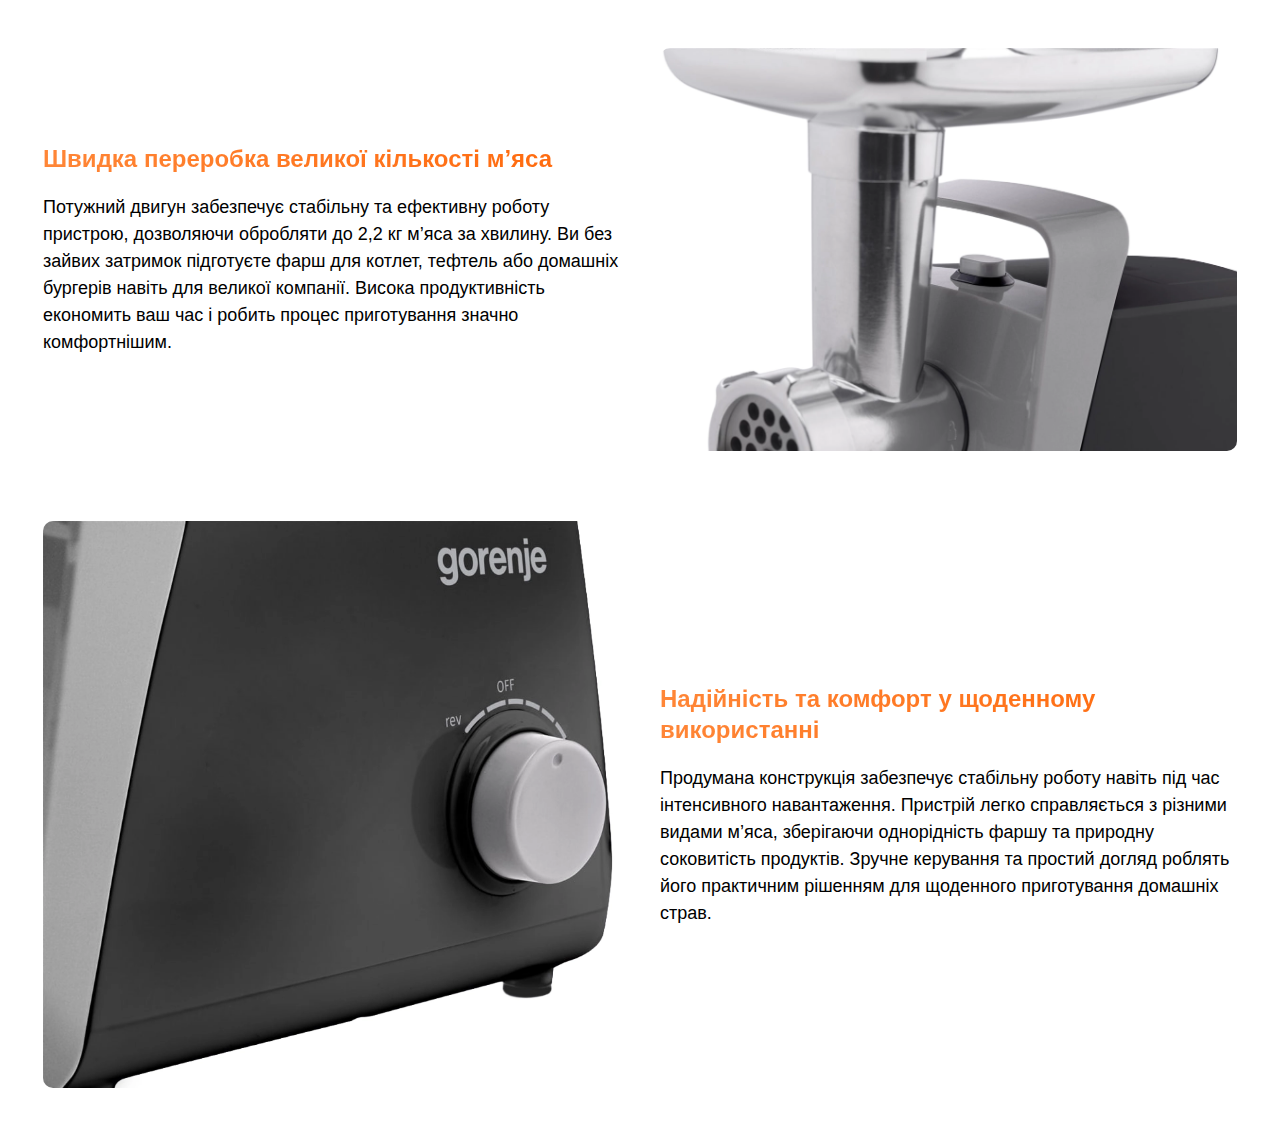
<file: first/index.html>
<!DOCTYPE html>
<html lang="ru">
<head>
    <meta charset="UTF-8">
    <meta name="viewport" content="width=device-width, initial-scale=1.0">
    <title>Universal Blocks</title>
    <link rel="stylesheet" href="styles.css">
</head>
<body>

<div class="universal_rich">
    <div class="left_universal first">
        <div class="left_universal_text">
            <h3 class="technical_title">
                Швидка переробка великої кількості м’яса
            </h3>
            <p class="technical_description">
                Потужний двигун забезпечує стабільну та ефективну роботу пристрою, дозволяючи обробляти до 2,2 кг м’яса за хвилину. 
                Ви без зайвих затримок підготуєте фарш для котлет, тефтель або домашніх бургерів навіть для великої компанії. 
                Висока продуктивність економить ваш час і робить процес приготування значно комфортнішим.
            </p>
        </div>
        <img alt="" class="img_right"
             src="photos/1 copy.webp" />
    </div>

    <div class="left_universal first">
        <div class="right_universal_text">
            <h3 class="technical_title">
                Надійність та комфорт у щоденному використанні
            </h3>
            <p class="technical_description">
                Продумана конструкція забезпечує стабільну роботу навіть під час інтенсивного навантаження. 
                Пристрій легко справляється з різними видами м’яса, зберігаючи однорідність фаршу та природну соковитість продуктів. 
                Зручне керування та простий догляд роблять його практичним рішенням для щоденного приготування домашніх страв.
            </p>
        </div>
        <img alt="" class="img_right"
             src="photos/2 copy.webp" />
    </div>

</div>

</body>
</html>
</file>
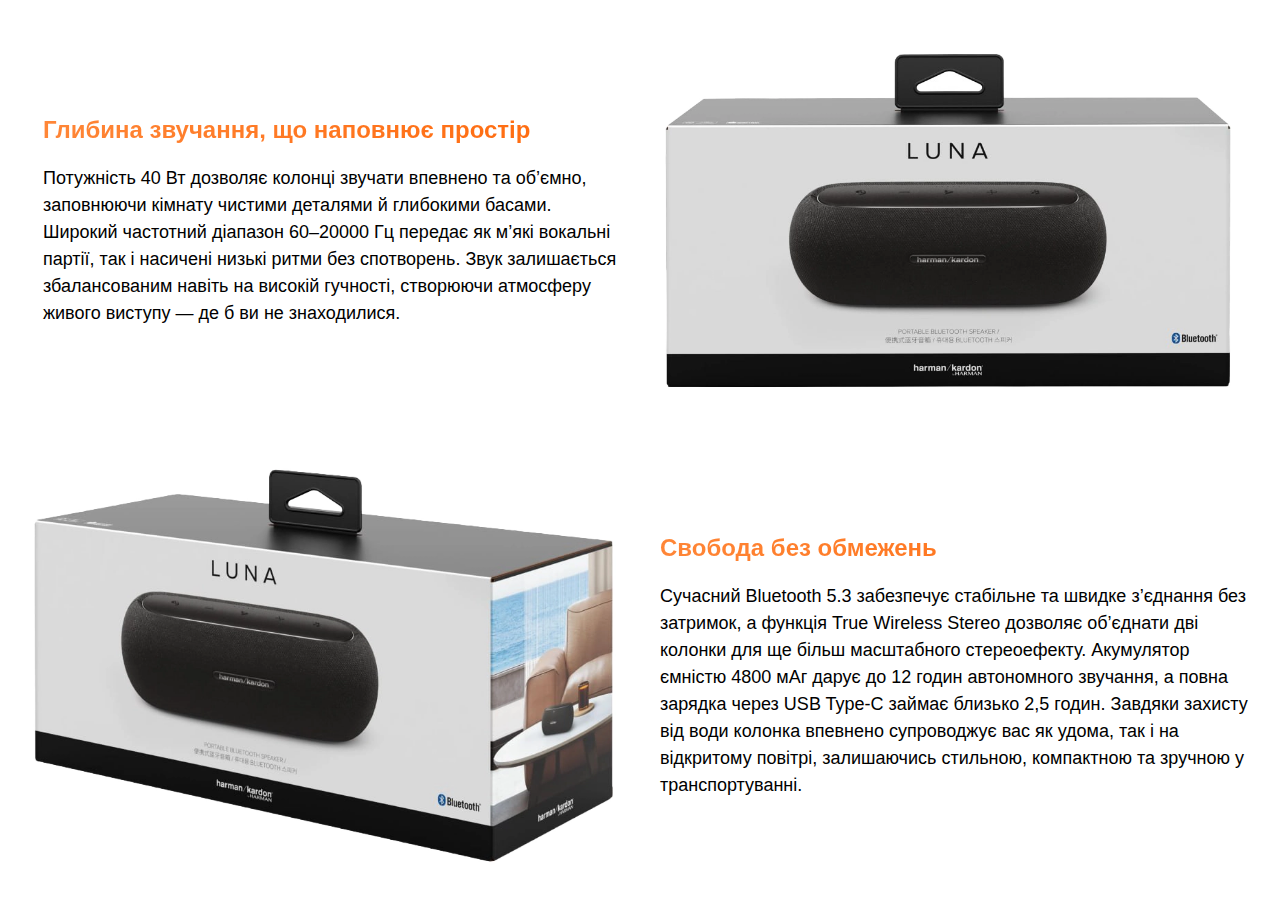
<file: second/index.html>
<!DOCTYPE html>
<html lang="ru">
<head>
    <meta charset="UTF-8">
    <meta name="viewport" content="width=device-width, initial-scale=1.0">
    <title>HARMAN-KARDON Luna Black</title>
    <link rel="stylesheet" href="styles.css">
</head>
<body>

<div class="universal_rich">

    <!-- БЛОК 1 -->
    <div class="left_universal first">
        <div class="left_universal_text">
            <h3 class="technical_title">
                Глибина звучання, що наповнює простір
            </h3>
            <p class="technical_description">
                Потужність 40 Вт дозволяє колонці звучати впевнено та об’ємно, заповнюючи кімнату чистими деталями й глибокими басами. 
                Широкий частотний діапазон 60–20000 Гц передає як м’які вокальні партії, так і насичені низькі ритми без спотворень. 
                Звук залишається збалансованим навіть на високій гучності, створюючи атмосферу живого виступу — де б ви не знаходилися.
            </p>
        </div>
        <img alt="HARMAN-KARDON Luna Black" class="img_right"
             src="photos/3 copy.webp" />
    </div>

    <!-- БЛОК 2 -->
    <div class="right_universal first">
        <div class="right_universal_text">
            <h3 class="technical_title">
                Свобода без обмежень
            </h3>
            <p class="technical_description">
                Сучасний Bluetooth 5.3 забезпечує стабільне та швидке з’єднання без затримок, а функція True Wireless Stereo 
                дозволяє об’єднати дві колонки для ще більш масштабного стереоефекту. 
                Акумулятор ємністю 4800 мАг дарує до 12 годин автономного звучання, а повна зарядка через USB Type-C займає близько 2,5 годин. 
                Завдяки захисту від води колонка впевнено супроводжує вас як удома, так і на відкритому повітрі, 
                залишаючись стильною, компактною та зручною у транспортуванні.
            </p>
        </div>
        <img alt="HARMAN-KARDON Luna Black" class="img_left"
             src="photos/8 copy.webp" />
    </div>

</div>

</body>
</html>
</file>
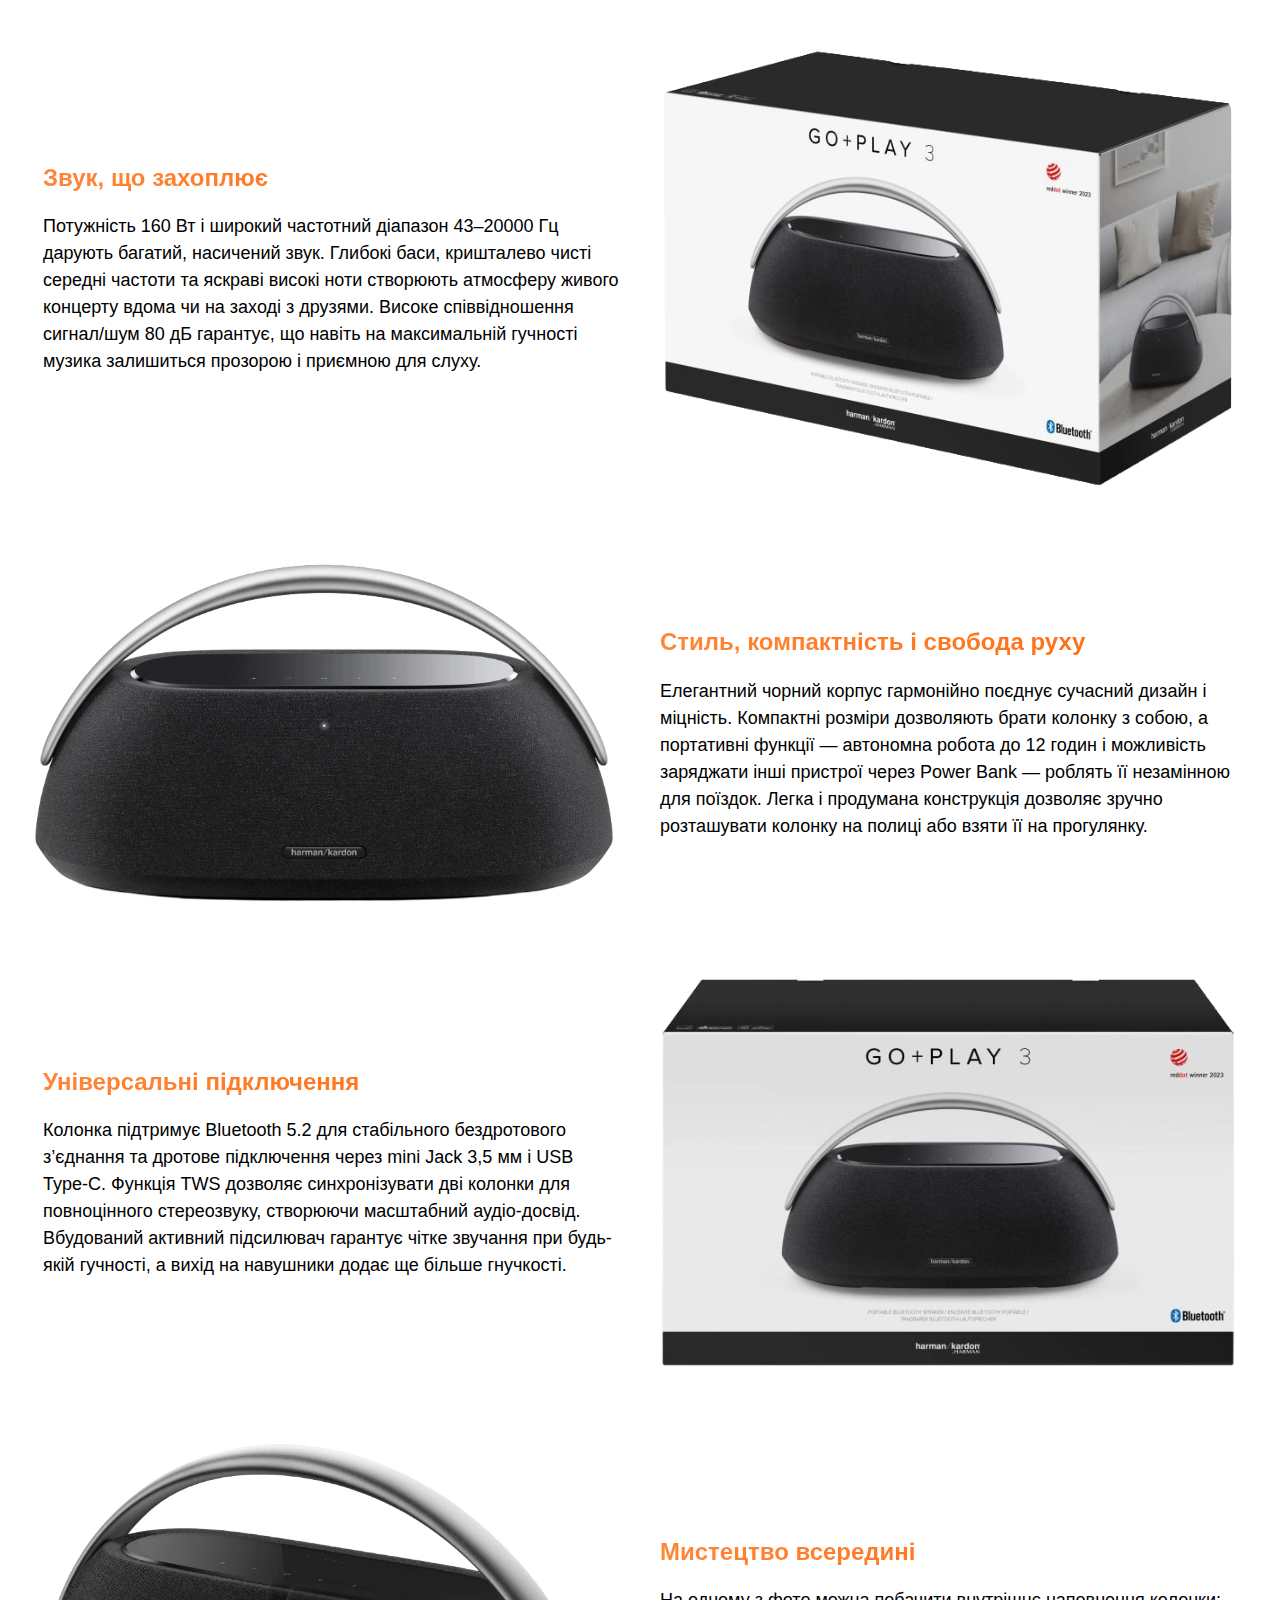
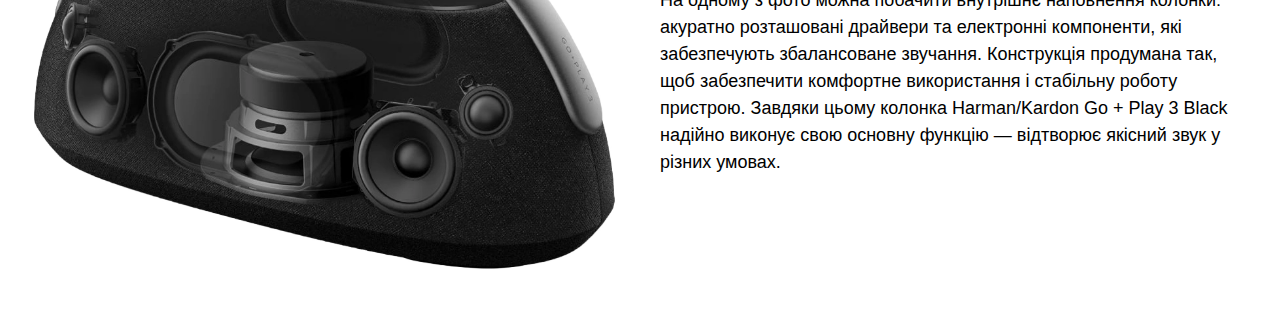
<file: third/index.html>
<!DOCTYPE html>
<html lang="ru">
<head>
    <meta charset="UTF-8">
    <meta name="viewport" content="width=device-width, initial-scale=1.0">
    <title>Harman/Kardon Go + Play 3 Black</title>
    <link rel="stylesheet" href="styles.css">
</head>
<body>

<div class="universal_rich">

    <!-- БЛОК 1: Атмосфера звучания -->
    <div class="left_universal first">
        <div class="left_universal_text">
            <h3 class="technical_title">
                Звук, що захоплює
            </h3>
            <p class="technical_description">
                Потужність 160 Вт і широкий частотний діапазон 43–20000 Гц дарують багатий, насичений звук. 
                Глибокі баси, кришталево чисті середні частоти та яскраві високі ноти створюють атмосферу живого концерту вдома чи на заході з друзями. 
                Високе співвідношення сигнал/шум 80 дБ гарантує, що навіть на максимальній гучності музика залишиться прозорою і приємною для слуху.
            </p>
        </div>
        <img alt="Harman/Kardon Go + Play 3 Black" class="img_right"
             src="photos/5 copy.webp" />
    </div>

    <!-- БЛОК 2: Дизайн і портативність -->
    <div class="right_universal first">
        <div class="right_universal_text">
            <h3 class="technical_title">
                Стиль, компактність і свобода руху
            </h3>
            <p class="technical_description">
                Елегантний чорний корпус гармонійно поєднує сучасний дизайн і міцність. 
                Компактні розміри дозволяють брати колонку з собою, а портативні функції — автономна робота до 12 годин і можливість заряджати інші пристрої через Power Bank — роблять її незамінною для поїздок. 
                Легка і продумана конструкція дозволяє зручно розташувати колонку на полиці або взяти її на прогулянку.
            </p>
        </div>
        <img alt="Harman/Kardon Go + Play 3 Black" class="img_left"
             src="photos/4 copy.webp" />
    </div>

    <!-- БЛОК 3: Технології і підключення -->
    <div class="left_universal first">
        <div class="left_universal_text">
            <h3 class="technical_title">
                Універсальні підключення
            </h3>
            <p class="technical_description">
                Колонка підтримує Bluetooth 5.2 для стабільного бездротового з’єднання та дротове підключення через mini Jack 3,5 мм і USB Type-C. 
                Функція TWS дозволяє синхронізувати дві колонки для повноцінного стереозвуку, створюючи масштабний аудіо-досвід. 
                Вбудований активний підсилювач гарантує чітке звучання при будь-якій гучності, а вихід на навушники додає ще більше гнучкості.
            </p>
        </div>
        <img alt="Harman/Kardon Go + Play 3 Black" class="img_right"
             src="photos/6 copy.webp" />
    </div>

    <!-- БЛОК 4: Заглянемо всередину (акцент на фото з нутрощами) -->
    <div class="right_universal first">
        <div class="right_universal_text">
            <h3 class="technical_title">
                Мистецтво всередині
            </h3>
            <p class="technical_description">
                На одному з фото можна побачити внутрішнє наповнення колонки: акуратно розташовані драйвери та електронні компоненти, які забезпечують збалансоване звучання.
                Конструкція продумана так, щоб забезпечити комфортне використання і стабільну роботу пристрою.
                Завдяки цьому колонка Harman/Kardon Go + Play 3 Black надійно виконує свою основну функцію — відтворює якісний звук у різних умовах.
            </p>
        </div>
        <img alt="Harman/Kardon Go + Play 3 Black внутрішні компоненти" class="img_left"
             src="photos/7 copy.webp" />
    </div>

</div>

</body>
</html>
</file>
<file: first/styles.css>
<!-- !!!! СТИЛІ - Обов'язково вставити зверху v1.5 (31.08.23)!!!! -->
<style type="text/css">
  body {
    padding: 0;
    margin: 0;
  }

  .product__description.base-padding {
    padding: 0;
    /* border-radius: 0px; */
  }

  .universal_rich img {
    margin: 0;
    border-radius: 10px;
  }

  .universal_rich p {
    padding: 0;
    margin: 0;
    line-height: 130%;
    font-weight: 400;
    font-size: 14px;
    font-family: "Roboto", sans-serif;
    color: var(--color-gray-text);
  }

  .universal_rich h3 {
    background: linear-gradient(90deg,
        rgba(255, 134, 55, 1) 0%,
        rgba(255, 104, 10, 1) 100%);
    -webkit-background-clip: text;
    -webkit-text-fill-color: transparent;
    font-weight: 700;
    margin-top: 0;
    line-height: 130%;
    margin-bottom: 10px;
    font-size: 18px;
    font-family: "Roboto", sans-serif;
  }

  .universal_rich h3:nth-child(2) {
    margin-top: 20px;
  }

  .universal_rich h2 {
    margin-top: 20px;
    margin-bottom: 16px;
    font-size: 24px;
    text-align: center;
  }

  .universal_rich ul {
    list-style: disc;
    margin: 0;
  }

  .universal_rich ul li {
    line-height: normal;
    line-height: 130%;
    font-weight: 400;
    font-size: 14px;
    font-family: "Roboto", sans-serif;
    color: var(--color-gray-text);
  }

  .universal_rich ul {
    padding: 0;
    padding-left: 16px;
  }

  .universal_rich ul li {
    padding: 0;
  }

  .universal_rich div {
    padding: 0;
  }

  div.universal_rich {
    padding: 0;
  }

  .universal_rich br {
    display: block;
  }

  .product__body .el-tabs__header {
    z-index: 6;
  }

  .universal_rich {
    max-width: 1366px;
    margin: 0 auto;
    overflow-x: hidden;
    padding-bottom: 40px;
  }

  .universal_rich img {
    width: 100%;
  }

  .universal_rich .left_universal {
    padding: 20px 16px 0;
  }

  .universal_rich .right_universal {
    padding: 20px 16px 0;
  }

  .universal_rich .left_universal_text {
    padding-bottom: 20px;
  }

  .universal_rich .right_universal_text {
    padding: 0 14px 20px;
  }

  .universal_rich .indent p {
    margin-top: 10px;
  }

  .universal_rich .footnote {
    padding: 20px 16px;
    text-align: left;
  }

  .universal_rich .footnote p {
    font-size: 12px;
    color: #959595;
  }

  .universal_rich .block_first_center {
    text-align: center;
    display: grid;
    gap: 24px;
    padding-top: 20px;
  }

  .universal_rich .block_first_center_text {
    padding: 0 16px;
  }

  .universal_rich .block_first_center_text_left {
    padding: 0 16px 16px;
    text-align: left;
  }

  .universal_rich .universal_hp_block_left {
    display: grid;
    text-align: left;
    padding: 40px 16px 0;
    grid-template-areas:
      "b"
      "a"
      "d";
    gap: 16px;
  }

  .universal_rich .universal_hp_block_left .right_universal_text {
    grid-area: b;
    padding: 0;
  }

  .universal_rich .universal_hp_block_left .block_first_center_text {
    grid-area: d;
    padding: 0;
  }

  .universal_rich .universal_hp_block_left .img_left {
    grid-area: a;
  }

  .universal_rich .universal_hp_block_right .right_universal_text {
    grid-area: b;
    padding: 0;
  }

  .universal_rich .universal_hp_block_right .block_first_center_text {
    grid-area: d;
    padding: 0;
  }

  .universal_rich .universal_hp_block_right .img_left {
    grid-area: a;
  }

  .universal_rich .universal_hp_block_right {
    display: grid;
    text-align: left;
    padding: 40px 16px 0;
    grid-template-areas:
      "b"
      "a"
      "d";
    gap: 16px;
  }

  .universal_rich .universal_hp_block_left .right_universal_text {
    grid-area: b;
    padding: 0;
  }

  .universal_rich .universal_hp_block_left .block_first_center_text {
    grid-area: d;
    padding: 0;
  }

  .universal_rich .universal_hp_block_left .img_left {
    grid-area: a;
  }

  /* universal_side_by_side_block */
  .universal_rich .universal_side_by_side_block {
    padding: 30px 16px 0;
    display: grid;
    gap: 16px;
  }

  .universal_rich .universal_side_by_side_block .side_by_side {
    display: grid;
    gap: 16px;
  }

  .universal_rich .universal_side_by_side_block .side_by_side_text {
    display: grid;
    gap: 10px;
  }

  .universal_rich .universal_side_by_side_block .side_by_side_text .tehnic_text {
    color: #959595;
  }

  .universal_rich .universal_side_by_side_block .side_by_side_text .footnote_text_side {
    color: #959595;
    font-size: 12px;
  }

  .universal_rich .universal_side_by_side_block h3 {
    margin-bottom: 0;
  }

  @media screen and (min-width: 666px) {

    .universal_rich .left_universal,
    .right_universal {
      display: grid;
      grid-template-columns: repeat(2, 1fr);
      gap: 24px;
      align-items: center;
      text-align: left;
    }

    .universal_rich .right_universal_text {
      grid-column-start: 2;
      grid-row-start: 1;
    }

    .universal_rich .left_universal {
      padding: 0 20px 20px;
    }

    .universal_rich .right_universal {
      padding: 0 20px 20px;
    }

    .universal_rich .left_universal_text {
      padding: 0;
    }

    .universal_rich .right_universal_text {
      padding: 0;
    }

    .universal_rich .first {
      padding-top: 40px;
    }

    .universal_rich .footnote {
      padding: 20px 20px;
    }

    .universal_rich .block_first_center {
      padding-top: 30px;
    }

    .universal_rich .block_first_center_text {
      padding: 0 20px;
    }

    .universal_rich .block_first_center_text_left {
      padding: 0 20px 20px;
    }

    .universal_rich .universal_hp_block_left {
      display: grid;
      text-align: left;
      padding: 40px 20px 0;
      align-items: center;
      grid-template-areas:
        "a b"
        "d d";
      gap: 20px;
    }

    .universal_rich .universal_hp_block_right {
      display: grid;
      text-align: left;
      padding: 40px 20px 0;
      align-items: center;
      grid-template-areas:
        "b a"
        "d d";
      gap: 16px;
    }

    /* universal_side_by_side_block */
    .universal_rich .universal_side_by_side_block {
      padding: 40px 32px 0;
      grid-template-columns: repeat(3, 1fr);
      gap: 16px;
      text-align: left;
      align-items: flex-start;
    }
  }

  @media screen and (min-width: 1024px) {

    .universal_rich p,
    .universal_rich ul li {
      line-height: 150%;
      font-size: 18px;
    }

    .universal_rich h3 {
      line-height: 130%;
      margin-bottom: 20px;
      font-size: 24px;
    }

    .universal_rich h2 {
      margin-top: 30px;
      margin-bottom: 20px;
      font-size: 30px;
    }

    .universal_rich .left_universal,
    .right_universal {
      gap: 40px;
    }

    .universal_rich .left_universal {
      padding: 0 35px 30px;
    }

    .universal_rich .right_universal {
      padding: 0 20px 30px;
    }

    .universal_rich .first {
      padding-top: 40px;
    }

    .universal_rich .footnote {
      padding: 40px 40px 20px;
    }

    .universal_rich .block_first_center {
      padding-top: 40px;
    }

    .universal_rich .block_first_center_text {
      padding: 0 35px;
    }

    .universal_rich .block_first_center_text_left {
      padding: 0 40px 20px;
    }

    .universal_rich .universal_hp_block_left {
      padding: 40px 40px 0;
      gap: 25px;
    }

    .universal_rich .universal_hp_block_right {
      padding: 40px 40px 0;
      gap: 25px;
    }

    .universal_rich .universal_side_by_side_block {
      padding: 40px 40px 0;
      gap: 20px;
    }

    .universal_rich .universal_side_by_side_block .side_by_side_text .tehnic_text {
      font-size: 16px;
    }

    .universal_rich .universal_side_by_side_block .side_by_side_text .footnote_text_side {
      font-size: 14px;
    }

    .universal_rich .universal_side_by_side_block .side_by_side {
      gap: 20px;
    }
  }

  @media screen and (min-width: 1366px) {

    .universal_rich .left_universal,
    .right_universal {
      gap: 60px;
    }

    .universal_rich .left_universal {
      padding: 0 80px 40px;
    }

    .universal_rich .right_universal {
      padding: 0 80px 40px;
    }

    .universal_rich h3 {
      margin-bottom: 20px;
      font-size: 28px;
    }

    .universal_rich .indent p {
      margin-top: 15px;
    }

    .universal_rich .first {
      padding-top: 40px;
    }

    .universal_rich h2 {
      margin-top: 40px;
      margin-bottom: 25px;
      font-size: 32px;
    }

    .universal_rich .footnote {
      padding: 40px 80px 20px;
    }

    .universal_rich .block_first_center {
      padding-top: 40px;
    }

    .universal_rich .block_first_center_text {
      padding: 0 100px;
    }

    .universal_rich .block_first_center_text_left {
      padding: 0 80px 30px;
    }

    .universal_rich .universal_hp_block_left {
      padding: 60px 80px 0;
      gap: 25px;
    }

    .universal_rich .universal_hp_block_right {
      padding: 60px 80px 0;
      gap: 25px;
    }

    .universal_rich .universal_side_by_side_block {
      padding: 40px 80px 0;
      gap: 24px;
    }

    .universal_rich .universal_side_by_side_block .side_by_side_text {
      gap: 14px;
    }
  }
</style>
</file>
<file: second/styles.css>
<!-- !!!! СТИЛІ - Обов'язково вставити зверху v1.5 (31.08.23)!!!! -->
<style type="text/css">
  body {
    padding: 0;
    margin: 0;
  }

  .product__description.base-padding {
    padding: 0;
    /* border-radius: 0px; */
  }

  .universal_rich img {
    margin: 0;
    border-radius: 10px;
  }

  .universal_rich p {
    padding: 0;
    margin: 0;
    line-height: 130%;
    font-weight: 400;
    font-size: 14px;
    font-family: "Roboto", sans-serif;
    color: var(--color-gray-text);
  }

  .universal_rich h3 {
    background: linear-gradient(90deg,
        rgba(255, 134, 55, 1) 0%,
        rgba(255, 104, 10, 1) 100%);
    -webkit-background-clip: text;
    -webkit-text-fill-color: transparent;
    font-weight: 700;
    margin-top: 0;
    line-height: 130%;
    margin-bottom: 10px;
    font-size: 18px;
    font-family: "Roboto", sans-serif;
  }

  .universal_rich h3:nth-child(2) {
    margin-top: 20px;
  }

  .universal_rich h2 {
    margin-top: 20px;
    margin-bottom: 16px;
    font-size: 24px;
    text-align: center;
  }

  .universal_rich ul {
    list-style: disc;
    margin: 0;
  }

  .universal_rich ul li {
    line-height: normal;
    line-height: 130%;
    font-weight: 400;
    font-size: 14px;
    font-family: "Roboto", sans-serif;
    color: var(--color-gray-text);
  }

  .universal_rich ul {
    padding: 0;
    padding-left: 16px;
  }

  .universal_rich ul li {
    padding: 0;
  }

  .universal_rich div {
    padding: 0;
  }

  div.universal_rich {
    padding: 0;
  }

  .universal_rich br {
    display: block;
  }

  .product__body .el-tabs__header {
    z-index: 6;
  }

  .universal_rich {
    max-width: 1366px;
    margin: 0 auto;
    overflow-x: hidden;
    padding-bottom: 40px;
  }

  .universal_rich img {
    width: 100%;
  }

  .universal_rich .left_universal {
    padding: 20px 16px 0;
  }

  .universal_rich .right_universal {
    padding: 20px 16px 0;
  }

  .universal_rich .left_universal_text {
    padding-bottom: 20px;
  }

  .universal_rich .right_universal_text {
    padding: 0 14px 20px;
  }

  .universal_rich .indent p {
    margin-top: 10px;
  }

  .universal_rich .footnote {
    padding: 20px 16px;
    text-align: left;
  }

  .universal_rich .footnote p {
    font-size: 12px;
    color: #959595;
  }

  .universal_rich .block_first_center {
    text-align: center;
    display: grid;
    gap: 24px;
    padding-top: 20px;
  }

  .universal_rich .block_first_center_text {
    padding: 0 16px;
  }

  .universal_rich .block_first_center_text_left {
    padding: 0 16px 16px;
    text-align: left;
  }

  .universal_rich .universal_hp_block_left {
    display: grid;
    text-align: left;
    padding: 40px 16px 0;
    grid-template-areas:
      "b"
      "a"
      "d";
    gap: 16px;
  }

  .universal_rich .universal_hp_block_left .right_universal_text {
    grid-area: b;
    padding: 0;
  }

  .universal_rich .universal_hp_block_left .block_first_center_text {
    grid-area: d;
    padding: 0;
  }

  .universal_rich .universal_hp_block_left .img_left {
    grid-area: a;
  }

  .universal_rich .universal_hp_block_right .right_universal_text {
    grid-area: b;
    padding: 0;
  }

  .universal_rich .universal_hp_block_right .block_first_center_text {
    grid-area: d;
    padding: 0;
  }

  .universal_rich .universal_hp_block_right .img_left {
    grid-area: a;
  }

  .universal_rich .universal_hp_block_right {
    display: grid;
    text-align: left;
    padding: 40px 16px 0;
    grid-template-areas:
      "b"
      "a"
      "d";
    gap: 16px;
  }

  .universal_rich .universal_hp_block_left .right_universal_text {
    grid-area: b;
    padding: 0;
  }

  .universal_rich .universal_hp_block_left .block_first_center_text {
    grid-area: d;
    padding: 0;
  }

  .universal_rich .universal_hp_block_left .img_left {
    grid-area: a;
  }

  /* universal_side_by_side_block */
  .universal_rich .universal_side_by_side_block {
    padding: 30px 16px 0;
    display: grid;
    gap: 16px;
  }

  .universal_rich .universal_side_by_side_block .side_by_side {
    display: grid;
    gap: 16px;
  }

  .universal_rich .universal_side_by_side_block .side_by_side_text {
    display: grid;
    gap: 10px;
  }

  .universal_rich .universal_side_by_side_block .side_by_side_text .tehnic_text {
    color: #959595;
  }

  .universal_rich .universal_side_by_side_block .side_by_side_text .footnote_text_side {
    color: #959595;
    font-size: 12px;
  }

  .universal_rich .universal_side_by_side_block h3 {
    margin-bottom: 0;
  }

  @media screen and (min-width: 666px) {

    .universal_rich .left_universal,
    .right_universal {
      display: grid;
      grid-template-columns: repeat(2, 1fr);
      gap: 24px;
      align-items: center;
      text-align: left;
    }

    .universal_rich .right_universal_text {
      grid-column-start: 2;
      grid-row-start: 1;
    }

    .universal_rich .left_universal {
      padding: 0 20px 20px;
    }

    .universal_rich .right_universal {
      padding: 0 20px 20px;
    }

    .universal_rich .left_universal_text {
      padding: 0;
    }

    .universal_rich .right_universal_text {
      padding: 0;
    }

    .universal_rich .first {
      padding-top: 40px;
    }

    .universal_rich .footnote {
      padding: 20px 20px;
    }

    .universal_rich .block_first_center {
      padding-top: 30px;
    }

    .universal_rich .block_first_center_text {
      padding: 0 20px;
    }

    .universal_rich .block_first_center_text_left {
      padding: 0 20px 20px;
    }

    .universal_rich .universal_hp_block_left {
      display: grid;
      text-align: left;
      padding: 40px 20px 0;
      align-items: center;
      grid-template-areas:
        "a b"
        "d d";
      gap: 20px;
    }

    .universal_rich .universal_hp_block_right {
      display: grid;
      text-align: left;
      padding: 40px 20px 0;
      align-items: center;
      grid-template-areas:
        "b a"
        "d d";
      gap: 16px;
    }

    /* universal_side_by_side_block */
    .universal_rich .universal_side_by_side_block {
      padding: 40px 32px 0;
      grid-template-columns: repeat(3, 1fr);
      gap: 16px;
      text-align: left;
      align-items: flex-start;
    }
  }

  @media screen and (min-width: 1024px) {

    .universal_rich p,
    .universal_rich ul li {
      line-height: 150%;
      font-size: 18px;
    }

    .universal_rich h3 {
      line-height: 130%;
      margin-bottom: 20px;
      font-size: 24px;
    }

    .universal_rich h2 {
      margin-top: 30px;
      margin-bottom: 20px;
      font-size: 30px;
    }

    .universal_rich .left_universal,
    .right_universal {
      gap: 40px;
    }

    .universal_rich .left_universal {
      padding: 0 35px 30px;
    }

    .universal_rich .right_universal {
      padding: 0 20px 30px;
    }

    .universal_rich .first {
      padding-top: 40px;
    }

    .universal_rich .footnote {
      padding: 40px 40px 20px;
    }

    .universal_rich .block_first_center {
      padding-top: 40px;
    }

    .universal_rich .block_first_center_text {
      padding: 0 35px;
    }

    .universal_rich .block_first_center_text_left {
      padding: 0 40px 20px;
    }

    .universal_rich .universal_hp_block_left {
      padding: 40px 40px 0;
      gap: 25px;
    }

    .universal_rich .universal_hp_block_right {
      padding: 40px 40px 0;
      gap: 25px;
    }

    .universal_rich .universal_side_by_side_block {
      padding: 40px 40px 0;
      gap: 20px;
    }

    .universal_rich .universal_side_by_side_block .side_by_side_text .tehnic_text {
      font-size: 16px;
    }

    .universal_rich .universal_side_by_side_block .side_by_side_text .footnote_text_side {
      font-size: 14px;
    }

    .universal_rich .universal_side_by_side_block .side_by_side {
      gap: 20px;
    }
  }

  @media screen and (min-width: 1366px) {

    .universal_rich .left_universal,
    .right_universal {
      gap: 60px;
    }

    .universal_rich .left_universal {
      padding: 0 80px 40px;
    }

    .universal_rich .right_universal {
      padding: 0 80px 40px;
    }

    .universal_rich h3 {
      margin-bottom: 20px;
      font-size: 28px;
    }

    .universal_rich .indent p {
      margin-top: 15px;
    }

    .universal_rich .first {
      padding-top: 40px;
    }

    .universal_rich h2 {
      margin-top: 40px;
      margin-bottom: 25px;
      font-size: 32px;
    }

    .universal_rich .footnote {
      padding: 40px 80px 20px;
    }

    .universal_rich .block_first_center {
      padding-top: 40px;
    }

    .universal_rich .block_first_center_text {
      padding: 0 100px;
    }

    .universal_rich .block_first_center_text_left {
      padding: 0 80px 30px;
    }

    .universal_rich .universal_hp_block_left {
      padding: 60px 80px 0;
      gap: 25px;
    }

    .universal_rich .universal_hp_block_right {
      padding: 60px 80px 0;
      gap: 25px;
    }

    .universal_rich .universal_side_by_side_block {
      padding: 40px 80px 0;
      gap: 24px;
    }

    .universal_rich .universal_side_by_side_block .side_by_side_text {
      gap: 14px;
    }
  }
</style>
</file>
<file: third/styles.css>
<!-- !!!! СТИЛІ - Обов'язково вставити зверху v1.5 (31.08.23)!!!! -->
<style type="text/css">
  body {
    padding: 0;
    margin: 0;
  }

  .product__description.base-padding {
    padding: 0;
    /* border-radius: 0px; */
  }

  .universal_rich img {
    margin: 0;
    border-radius: 10px;
  }

  .universal_rich p {
    padding: 0;
    margin: 0;
    line-height: 130%;
    font-weight: 400;
    font-size: 14px;
    font-family: "Roboto", sans-serif;
    color: var(--color-gray-text);
  }

  .universal_rich h3 {
    background: linear-gradient(90deg,
        rgba(255, 134, 55, 1) 0%,
        rgba(255, 104, 10, 1) 100%);
    -webkit-background-clip: text;
    -webkit-text-fill-color: transparent;
    font-weight: 700;
    margin-top: 0;
    line-height: 130%;
    margin-bottom: 10px;
    font-size: 18px;
    font-family: "Roboto", sans-serif;
  }

  .universal_rich h3:nth-child(2) {
    margin-top: 20px;
  }

  .universal_rich h2 {
    margin-top: 20px;
    margin-bottom: 16px;
    font-size: 24px;
    text-align: center;
  }

  .universal_rich ul {
    list-style: disc;
    margin: 0;
  }

  .universal_rich ul li {
    line-height: normal;
    line-height: 130%;
    font-weight: 400;
    font-size: 14px;
    font-family: "Roboto", sans-serif;
    color: var(--color-gray-text);
  }

  .universal_rich ul {
    padding: 0;
    padding-left: 16px;
  }

  .universal_rich ul li {
    padding: 0;
  }

  .universal_rich div {
    padding: 0;
  }

  div.universal_rich {
    padding: 0;
  }

  .universal_rich br {
    display: block;
  }

  .product__body .el-tabs__header {
    z-index: 6;
  }

  .universal_rich {
    max-width: 1366px;
    margin: 0 auto;
    overflow-x: hidden;
    padding-bottom: 40px;
  }

  .universal_rich img {
    width: 100%;
  }

  .universal_rich .left_universal {
    padding: 20px 16px 0;
  }

  .universal_rich .right_universal {
    padding: 20px 16px 0;
  }

  .universal_rich .left_universal_text {
    padding-bottom: 20px;
  }

  .universal_rich .right_universal_text {
    padding: 0 14px 20px;
  }

  .universal_rich .indent p {
    margin-top: 10px;
  }

  .universal_rich .footnote {
    padding: 20px 16px;
    text-align: left;
  }

  .universal_rich .footnote p {
    font-size: 12px;
    color: #959595;
  }

  .universal_rich .block_first_center {
    text-align: center;
    display: grid;
    gap: 24px;
    padding-top: 20px;
  }

  .universal_rich .block_first_center_text {
    padding: 0 16px;
  }

  .universal_rich .block_first_center_text_left {
    padding: 0 16px 16px;
    text-align: left;
  }

  .universal_rich .universal_hp_block_left {
    display: grid;
    text-align: left;
    padding: 40px 16px 0;
    grid-template-areas:
      "b"
      "a"
      "d";
    gap: 16px;
  }

  .universal_rich .universal_hp_block_left .right_universal_text {
    grid-area: b;
    padding: 0;
  }

  .universal_rich .universal_hp_block_left .block_first_center_text {
    grid-area: d;
    padding: 0;
  }

  .universal_rich .universal_hp_block_left .img_left {
    grid-area: a;
  }

  .universal_rich .universal_hp_block_right .right_universal_text {
    grid-area: b;
    padding: 0;
  }

  .universal_rich .universal_hp_block_right .block_first_center_text {
    grid-area: d;
    padding: 0;
  }

  .universal_rich .universal_hp_block_right .img_left {
    grid-area: a;
  }

  .universal_rich .universal_hp_block_right {
    display: grid;
    text-align: left;
    padding: 40px 16px 0;
    grid-template-areas:
      "b"
      "a"
      "d";
    gap: 16px;
  }

  .universal_rich .universal_hp_block_left .right_universal_text {
    grid-area: b;
    padding: 0;
  }

  .universal_rich .universal_hp_block_left .block_first_center_text {
    grid-area: d;
    padding: 0;
  }

  .universal_rich .universal_hp_block_left .img_left {
    grid-area: a;
  }

  /* universal_side_by_side_block */
  .universal_rich .universal_side_by_side_block {
    padding: 30px 16px 0;
    display: grid;
    gap: 16px;
  }

  .universal_rich .universal_side_by_side_block .side_by_side {
    display: grid;
    gap: 16px;
  }

  .universal_rich .universal_side_by_side_block .side_by_side_text {
    display: grid;
    gap: 10px;
  }

  .universal_rich .universal_side_by_side_block .side_by_side_text .tehnic_text {
    color: #959595;
  }

  .universal_rich .universal_side_by_side_block .side_by_side_text .footnote_text_side {
    color: #959595;
    font-size: 12px;
  }

  .universal_rich .universal_side_by_side_block h3 {
    margin-bottom: 0;
  }

  @media screen and (min-width: 666px) {

    .universal_rich .left_universal,
    .right_universal {
      display: grid;
      grid-template-columns: repeat(2, 1fr);
      gap: 24px;
      align-items: center;
      text-align: left;
    }

    .universal_rich .right_universal_text {
      grid-column-start: 2;
      grid-row-start: 1;
    }

    .universal_rich .left_universal {
      padding: 0 20px 20px;
    }

    .universal_rich .right_universal {
      padding: 0 20px 20px;
    }

    .universal_rich .left_universal_text {
      padding: 0;
    }

    .universal_rich .right_universal_text {
      padding: 0;
    }

    .universal_rich .first {
      padding-top: 40px;
    }

    .universal_rich .footnote {
      padding: 20px 20px;
    }

    .universal_rich .block_first_center {
      padding-top: 30px;
    }

    .universal_rich .block_first_center_text {
      padding: 0 20px;
    }

    .universal_rich .block_first_center_text_left {
      padding: 0 20px 20px;
    }

    .universal_rich .universal_hp_block_left {
      display: grid;
      text-align: left;
      padding: 40px 20px 0;
      align-items: center;
      grid-template-areas:
        "a b"
        "d d";
      gap: 20px;
    }

    .universal_rich .universal_hp_block_right {
      display: grid;
      text-align: left;
      padding: 40px 20px 0;
      align-items: center;
      grid-template-areas:
        "b a"
        "d d";
      gap: 16px;
    }

    /* universal_side_by_side_block */
    .universal_rich .universal_side_by_side_block {
      padding: 40px 32px 0;
      grid-template-columns: repeat(3, 1fr);
      gap: 16px;
      text-align: left;
      align-items: flex-start;
    }
  }

  @media screen and (min-width: 1024px) {

    .universal_rich p,
    .universal_rich ul li {
      line-height: 150%;
      font-size: 18px;
    }

    .universal_rich h3 {
      line-height: 130%;
      margin-bottom: 20px;
      font-size: 24px;
    }

    .universal_rich h2 {
      margin-top: 30px;
      margin-bottom: 20px;
      font-size: 30px;
    }

    .universal_rich .left_universal,
    .right_universal {
      gap: 40px;
    }

    .universal_rich .left_universal {
      padding: 0 35px 30px;
    }

    .universal_rich .right_universal {
      padding: 0 20px 30px;
    }

    .universal_rich .first {
      padding-top: 40px;
    }

    .universal_rich .footnote {
      padding: 40px 40px 20px;
    }

    .universal_rich .block_first_center {
      padding-top: 40px;
    }

    .universal_rich .block_first_center_text {
      padding: 0 35px;
    }

    .universal_rich .block_first_center_text_left {
      padding: 0 40px 20px;
    }

    .universal_rich .universal_hp_block_left {
      padding: 40px 40px 0;
      gap: 25px;
    }

    .universal_rich .universal_hp_block_right {
      padding: 40px 40px 0;
      gap: 25px;
    }

    .universal_rich .universal_side_by_side_block {
      padding: 40px 40px 0;
      gap: 20px;
    }

    .universal_rich .universal_side_by_side_block .side_by_side_text .tehnic_text {
      font-size: 16px;
    }

    .universal_rich .universal_side_by_side_block .side_by_side_text .footnote_text_side {
      font-size: 14px;
    }

    .universal_rich .universal_side_by_side_block .side_by_side {
      gap: 20px;
    }
  }

  @media screen and (min-width: 1366px) {

    .universal_rich .left_universal,
    .right_universal {
      gap: 60px;
    }

    .universal_rich .left_universal {
      padding: 0 80px 40px;
    }

    .universal_rich .right_universal {
      padding: 0 80px 40px;
    }

    .universal_rich h3 {
      margin-bottom: 20px;
      font-size: 28px;
    }

    .universal_rich .indent p {
      margin-top: 15px;
    }

    .universal_rich .first {
      padding-top: 40px;
    }

    .universal_rich h2 {
      margin-top: 40px;
      margin-bottom: 25px;
      font-size: 32px;
    }

    .universal_rich .footnote {
      padding: 40px 80px 20px;
    }

    .universal_rich .block_first_center {
      padding-top: 40px;
    }

    .universal_rich .block_first_center_text {
      padding: 0 100px;
    }

    .universal_rich .block_first_center_text_left {
      padding: 0 80px 30px;
    }

    .universal_rich .universal_hp_block_left {
      padding: 60px 80px 0;
      gap: 25px;
    }

    .universal_rich .universal_hp_block_right {
      padding: 60px 80px 0;
      gap: 25px;
    }

    .universal_rich .universal_side_by_side_block {
      padding: 40px 80px 0;
      gap: 24px;
    }

    .universal_rich .universal_side_by_side_block .side_by_side_text {
      gap: 14px;
    }
  }
</style>
</file>
